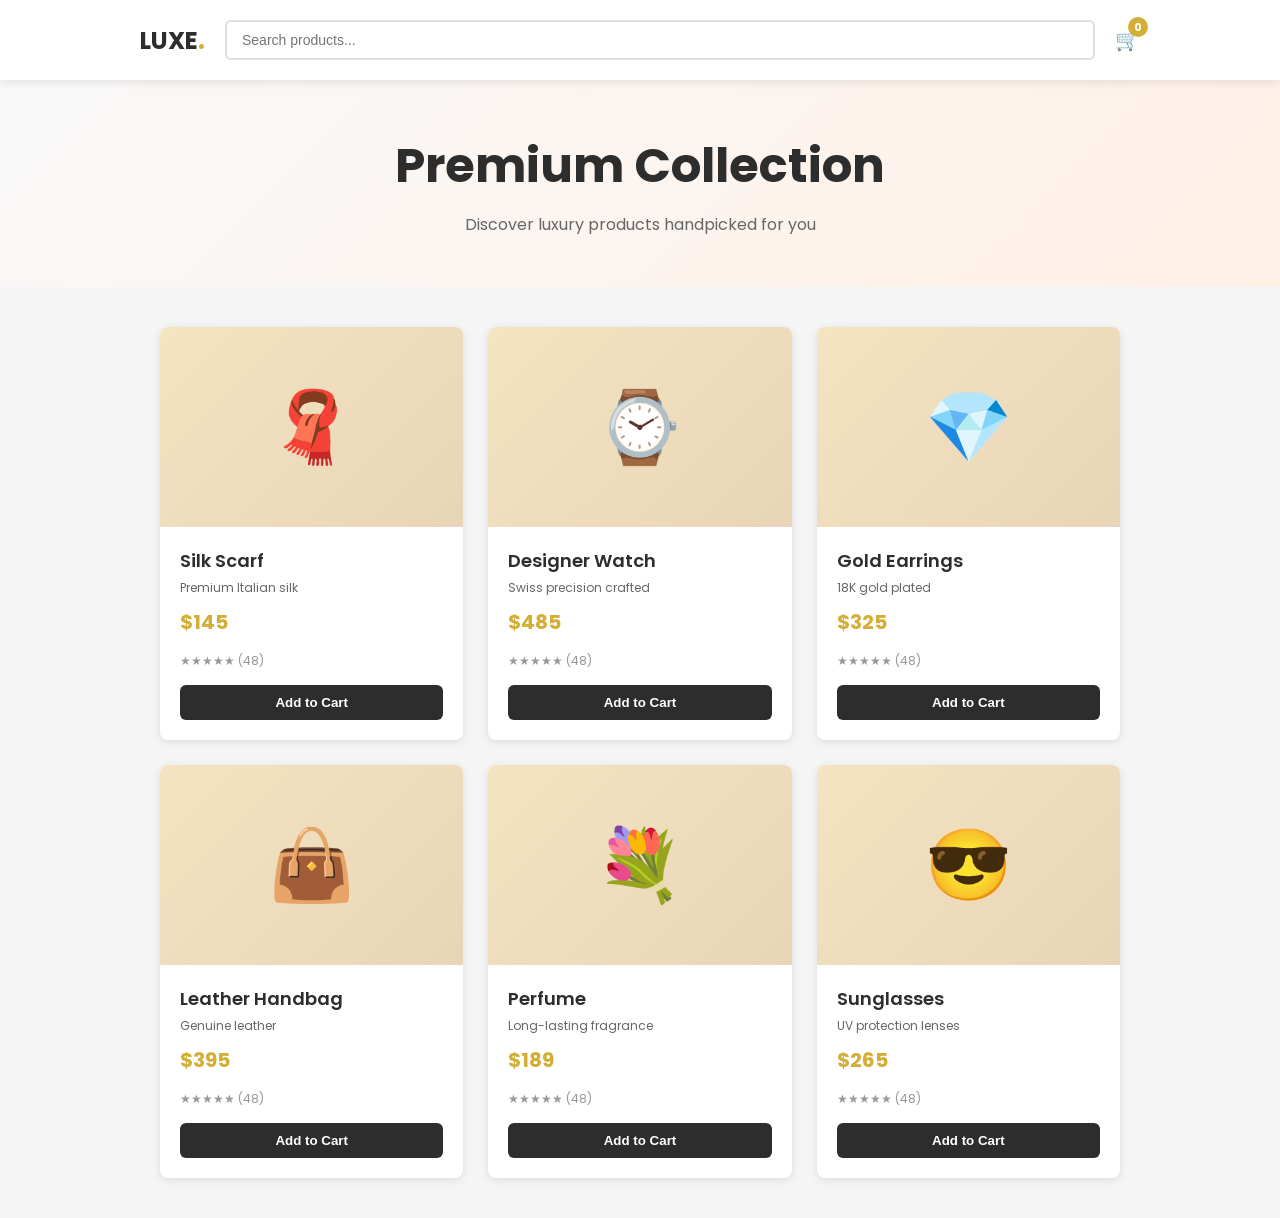
<file: index.html>
<!DOCTYPE html>
<html lang="en">
<head>
    <meta charset="UTF-8">
    <meta name="viewport" content="width=device-width, initial-scale=1.0">
    <title>Luxe Store</title>
    <link href="https://fonts.googleapis.com/css2?family=Poppins:wght@400;600;700&display=swap" rel="stylesheet">
    <style>
       * { margin: 0; padding: 0; box-sizing: border-box; }
        body { font-family: 'Poppins', sans-serif; background: #f5f5f5; color: #333; }
        header {
            background: white;
            padding: 20px;
            box-shadow: 0 2px 10px rgba(0,0,0,0.1);
            position: sticky;
            top: 0;
            z-index: 100;
        }
        .header-content {
            max-width: 1000px;
            margin: 0 auto;
            display: flex;
            justify-content: space-between;
            align-items: center;
            gap: 20px;
        }
        .logo {
            font-size: 24px;
            font-weight: 700;
            color: #2d2d2d;
        }
        .logo span { color: #d4af37; } 
        .search-box {
            flex: 1;
            position: relative;
        }
        .search-box input {
            width: 100%;
            padding: 10px 15px;
            border: 2px solid #e0e0e0;
            border-radius: 6px;
            font-size: 14px;
        }
        .search-box input:focus {
            outline: none;
            border-color: #d4af37;
        }
       .search-results {
            position: absolute;
            top: 100%;
            left: 0;
            right: 0;
            background: white;
            border: 1px solid #e0e0e0;
            max-height: 250px;
            overflow-y: auto;
            display: none;
            z-index: 1000;
        }
        .search-results.show { display: block; }
        .search-item {
            padding: 10px 15px;
            cursor: pointer;
            border-bottom: 1px solid #f0f0f0;
        }
        .search-item:hover { background: #f9f9f9; }
        .cart-icon {
            font-size: 20px;
            cursor: pointer;
            position: relative;
        }
        .cart-count {
            position: absolute;
            top: -8px;
            right: -8px;
            background: #d4af37;
            color: white;
            width: 20px;
            height: 20px;
            border-radius: 50%;
            display: flex;
            align-items: center;
            justify-content: center;
            font-size: 11px;
            font-weight: 700;
        }
       .hero {
            text-align: center;
            padding: 50px 20px;
            background: linear-gradient(135deg, #f9f9f9, #fff0e6);
        }
        .hero h1 {
            font-size: 48px;
            margin-bottom: 10px;
            color: #2d2d2d;
        }
        .hero p {
            font-size: 16px;
            color: #666;
        }
        .container {
            max-width: 1000px;
            margin: 0 auto;
            padding: 40px 20px;
        }
        .products-grid {
            display: grid;
            grid-template-columns: repeat(auto-fit, minmax(250px, 1fr));
            gap: 25px;
        }
        .no-results {
            text-align: center;
            padding: 40px;
            color: #999;
        }
        .product {
            background: white;
            border-radius: 8px;
            box-shadow: 0 2px 8px rgba(0,0,0,0.1);
            overflow: hidden;
            transition: transform 0.3s ease;
        }

        .product:hover { transform: translateY(-5px); }

        .product-image {
            height: 200px;
            background: linear-gradient(135deg, #f4e4c1, #e8d5b7);
            display: flex;
            align-items: center;
            justify-content: center;
            font-size: 70px;
        }

        .product-info {
            padding: 20px;
        }

        .product-name {
            font-size: 18px;
            font-weight: 600;
            margin-bottom: 5px;
            color: #2d2d2d;
        }

        .product-desc {
            font-size: 12px;
            color: #666;
            margin-bottom: 10px;
        }

        .product-price {
            font-size: 20px;
            font-weight: 700;
            color: #d4af37;
            margin-bottom: 15px;
        }

        .product-rating {
            font-size: 12px;
            color: #999;
            margin-bottom: 15px;
        }
        .add-btn {
            width: 100%;
            padding: 10px;
            background: #2d2d2d;
            color: white;
            border: none;
            border-radius: 6px;
            cursor: pointer;
            font-weight: 600;
            transition: all 0.3s ease;
        }

        .add-btn:hover {
            background: #d4af37;
            color: #2d2d2d;
        }
        #cart {
            background: white;
            max-width: 600px;
            margin: 40px auto;
            padding: 30px;
            border-radius: 8px;
            box-shadow: 0 2px 10px rgba(0,0,0,0.1);
            display: none;
        }

        #cart h2 {
            font-size: 24px;
            margin-bottom: 20px;
            border-bottom: 2px solid #d4af37;
            padding-bottom: 10px;
        }

        #cart-items {
            list-style: none;
            margin-bottom: 20px;
        }

        #cart-items li {
            padding: 10px;
            background: #f9f9f9;
            margin-bottom: 10px;
            border-left: 3px solid #d4af37;
            display: flex;
            justify-content: space-between;
        }

        .remove-btn {
            background: #ff6b6b;
            color: white;
            border: none;
            padding: 5px 10px;
            border-radius: 4px;
            cursor: pointer;
            font-size: 12px;
        }

        .cart-empty {
            text-align: center;
            padding: 30px;
            color: #999;
        }

        .cart-summary {
            border-top: 2px solid #e0e0e0;
            padding-top: 15px;
        }

        .summary-row {
            display: flex;
            justify-content: space-between;
            margin-bottom: 10px;
            font-size: 14px;
        }

        .total-row {
            display: flex;
            justify-content: space-between;
            font-size: 18px;
            font-weight: 700;
            color: #d4af37;
            margin-top: 15px;
            padding-top: 15px;
            border-top: 2px solid #d4af37;
        }

        .checkout-btn {
            width: 100%;
            padding: 12px;
            background: #d4af37;
            color: #2d2d2d;
            border: none;
            border-radius: 6px;
            font-weight: 700;
            cursor: pointer;
            margin-top: 20px;
        }
        @media (max-width: 600px) {
            .header-content { flex-direction: column; }
            .hero h1 { font-size: 32px; }
            .products-grid { grid-template-columns: 1fr; }
        }
    </style>
</head>
<body>
    <header>
        <div class="header-content">
            <div class="logo">LUXE<span>.</span></div>
            <div class="search-box">
                <input 
                    type="text" 
                    id="searchInput" 
                    placeholder="Search products..."
                >
                <div class="search-results" id="searchResults"></div>
            </div>
            <div class="cart-icon" onclick="toggleCart()">
                🛒
                <span class="cart-count" id="cartCount">0</span>
            </div>
        </div>
    </header>
    <div class="hero">
        <h1>Premium Collection</h1>
        <p>Discover luxury products handpicked for you</p>
    </div>
    <div class="container">
        <div class="products-grid" id="productsGrid"></div>
    </div>
    <div id="cart">
        <h2>Shopping Cart</h2>
        <ul id="cartItems" class="cart-empty">Your cart is empty</ul>
        
        <div class="cart-summary">
            <div class="summary-row">
                <span>Subtotal:</span>
                <span id="subtotal">$0.00</span>
            </div>
            <div class="summary-row">
                <span>Tax (10%):</span>
                <span id="tax">$0.00</span>
            </div>
            <div class="total-row">
                <span>Total:</span>
                <span id="total">$0.00</span>
            </div>
        </div>
        <button class="checkout-btn">Checkout</button>
    </div>
    <script>
        const products = [
            { id: 1, name: "Silk Scarf", desc: "Premium Italian silk", price: 145, icon: "🧣" },
            { id: 2, name: "Designer Watch", desc: "Swiss precision crafted", price: 485, icon: "⌚" },
            { id: 3, name: "Gold Earrings", desc: "18K gold plated", price: 325, icon: "💎" },
            { id: 4, name: "Leather Handbag", desc: "Genuine leather", price: 395, icon: "👜" },
            { id: 5, name: "Perfume", desc: "Long-lasting fragrance", price: 189, icon: "💐" },
            { id: 6, name: "Sunglasses", desc: "UV protection lenses", price: 265, icon: "😎" }
        ];
        let cart = [];
        function displayProducts(itemsToShow) {
            const grid = document.getElementById('productsGrid');
            
            if (itemsToShow.length === 0) {
                grid.innerHTML = '<div class="no-results">No products found</div>';
                return;
            }

            grid.innerHTML = itemsToShow.map(product => `
                <div class="product">
                    <div class="product-image">${product.icon}</div>
                    <div class="product-info">
                        <div class="product-name">${product.name}</div>
                        <div class="product-desc">${product.desc}</div>
                        <div class="product-price">$${product.price}</div>
                        <div class="product-rating">★★★★★ (48)</div>
                        <button class="add-btn" onclick="addToCart(${product.id}, '${product.name}', ${product.price})">
                            Add to Cart
                        </button>
                    </div>
                </div>
            `).join('');
        }
        document.getElementById('searchInput').addEventListener('input', function() {
            const query = this.value.toLowerCase();
            const searchResults = document.getElementById('searchResults');

            if (query === '') {
                searchResults.classList.remove('show');
                displayProducts(products);
                return;
            }
            const filtered = products.filter(p => 
                p.name.toLowerCase().includes(query) || 
                p.desc.toLowerCase().includes(query)
            );
            if (filtered.length > 0) {
                searchResults.innerHTML = filtered.map(p => `
                    <div class="search-item" onclick="selectProduct('${p.name}', ${p.price})">
                        ${p.icon} ${p.name} - $${p.price}
                    </div>
                `).join('');
                searchResults.classList.add('show');
            }
            displayProducts(filtered);
        });
        function selectProduct(name, price) {
            document.getElementById('searchInput').value = '';
            document.getElementById('searchResults').classList.remove('show');
            displayProducts(products);
            
            const product = products.find(p => p.name === name);
            if (product) addToCart(product.id, name, price);
        }
        function addToCart(id, name, price) {
            cart.push({ id, name, price });
            updateCart();
            document.getElementById('cart').style.display = 'block';
            document.getElementById('cart').scrollIntoView({ behavior: 'smooth' });
        }
        function removeFromCart(index) {
            cart.splice(index, 1);
            updateCart();
        }
        function updateCart() {
            const cartItemsEl = document.getElementById('cartItems');
            const cartCountEl = document.getElementById('cartCount');

            if (cart.length === 0) {
                cartItemsEl.innerHTML = '<div class="cart-empty">Your cart is empty</div>';
                cartCountEl.textContent = '0';
                document.getElementById('subtotal').textContent = '$0.00';
                document.getElementById('tax').textContent = '$0.00';
                document.getElementById('total').textContent = '$0.00';
                return;
            }
            cartItemsEl.innerHTML = cart.map((item, i) => `
                <li>
                    <div>${item.name} - $${item.price}</div>
                    <button class="remove-btn" onclick="removeFromCart(${i})">Remove</button>
                </li>
            `).join('');
            cartCountEl.textContent = cart.length;
            const subtotal = cart.reduce((sum, item) => sum + item.price, 0);
            const tax = subtotal * 0.1;
            const total = subtotal + tax;

            document.getElementById('subtotal').textContent = `$${subtotal.toFixed(2)}`;
            document.getElementById('tax').textContent = `$${tax.toFixed(2)}`;
            document.getElementById('total').textContent = `$${total.toFixed(2)}`;
        }
        function toggleCart() {
            const cartEl = document.getElementById('cart');
            cartEl.style.display = cartEl.style.display === 'none' ? 'block' : 'none';
        }
        document.addEventListener('click', function(e) {
            if (!e.target.closest('.search-box')) {
                document.getElementById('searchResults').classList.remove('show');
            }
        });
      displayProducts(products);
    </script>
</body>
</html>
</file>
